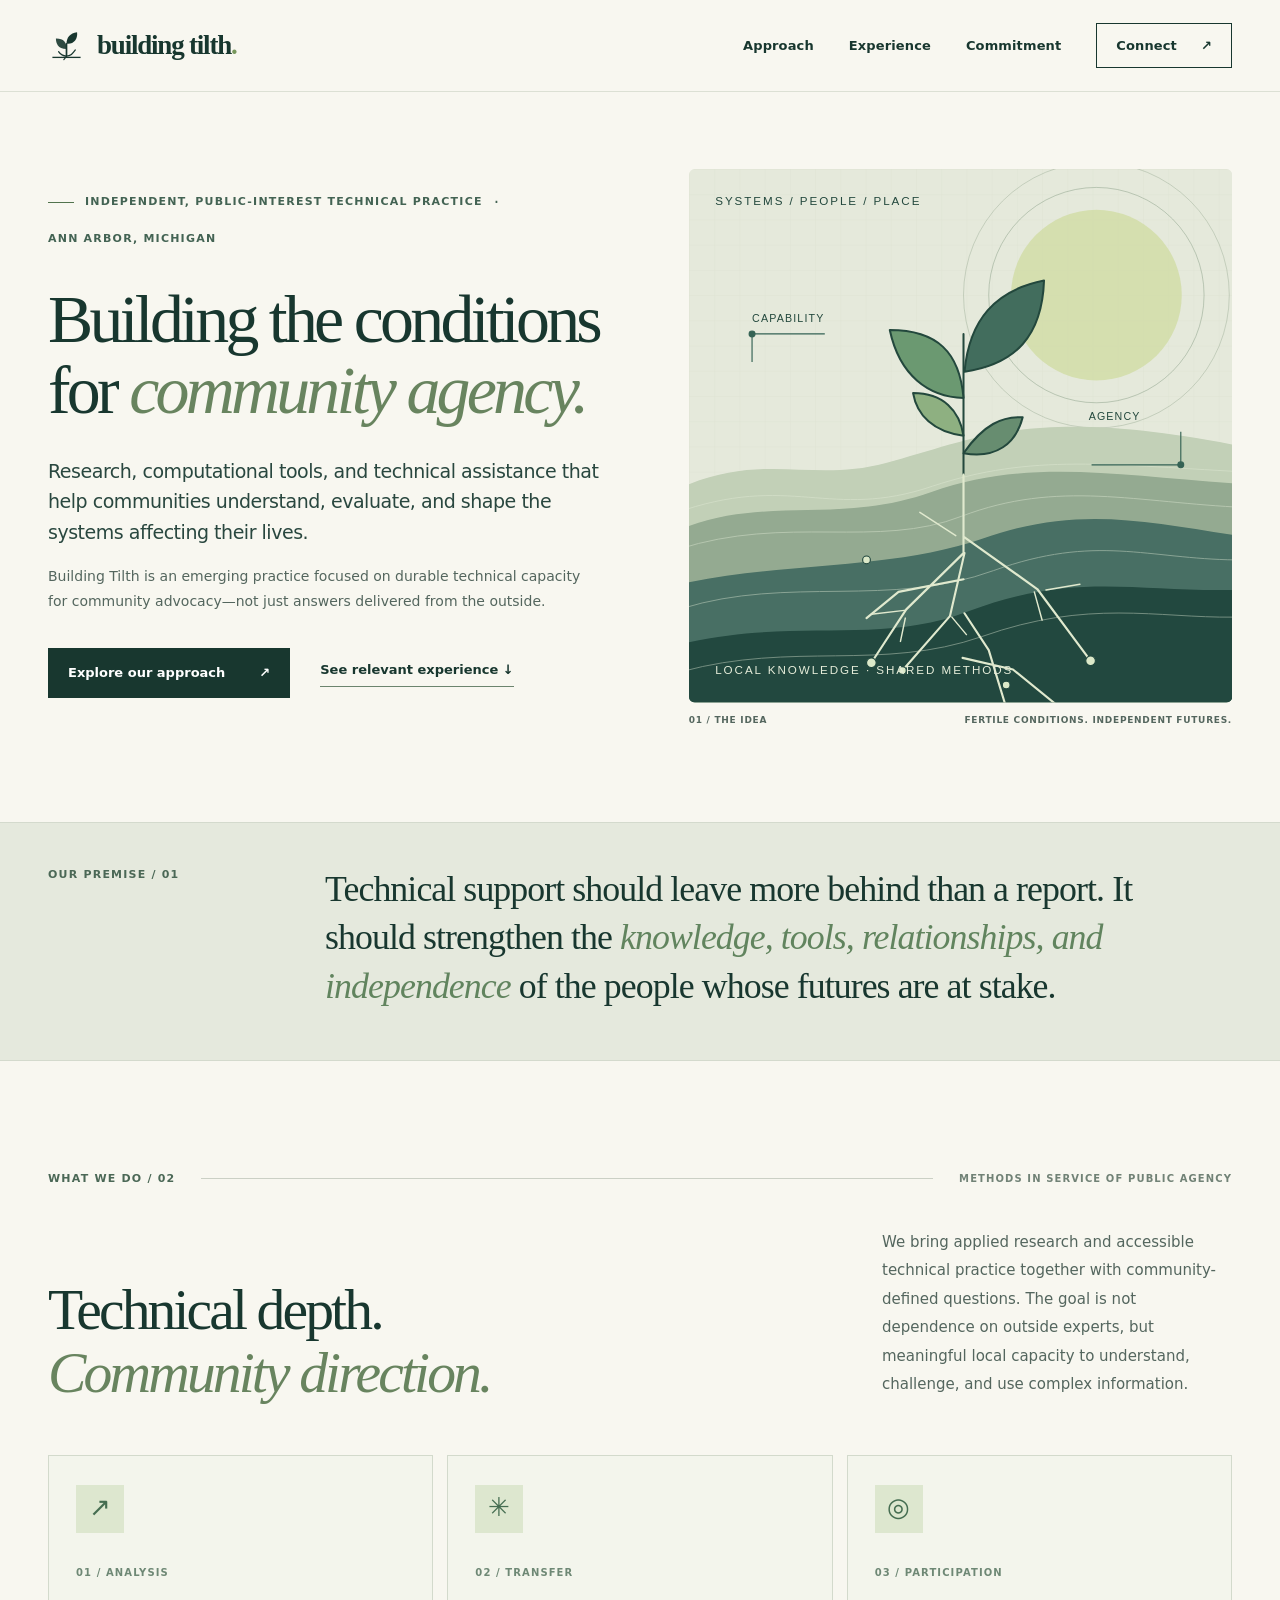
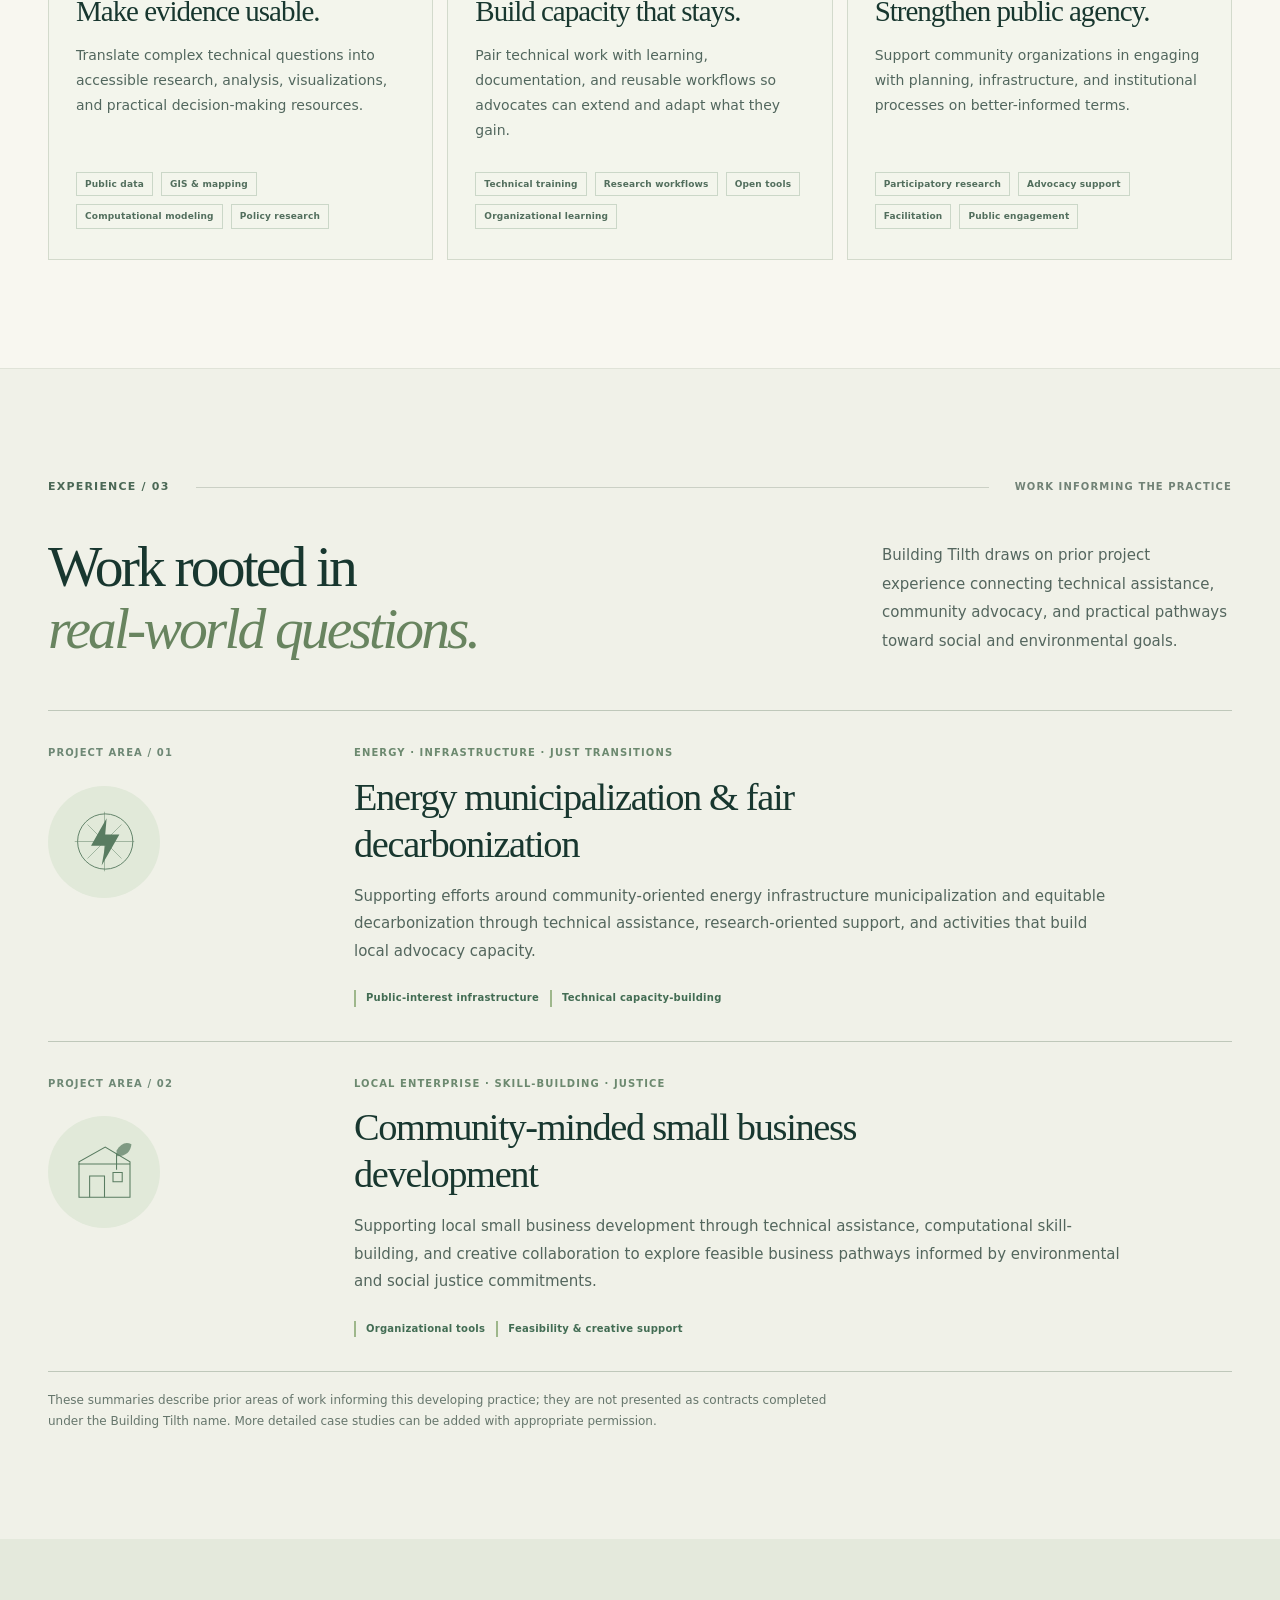
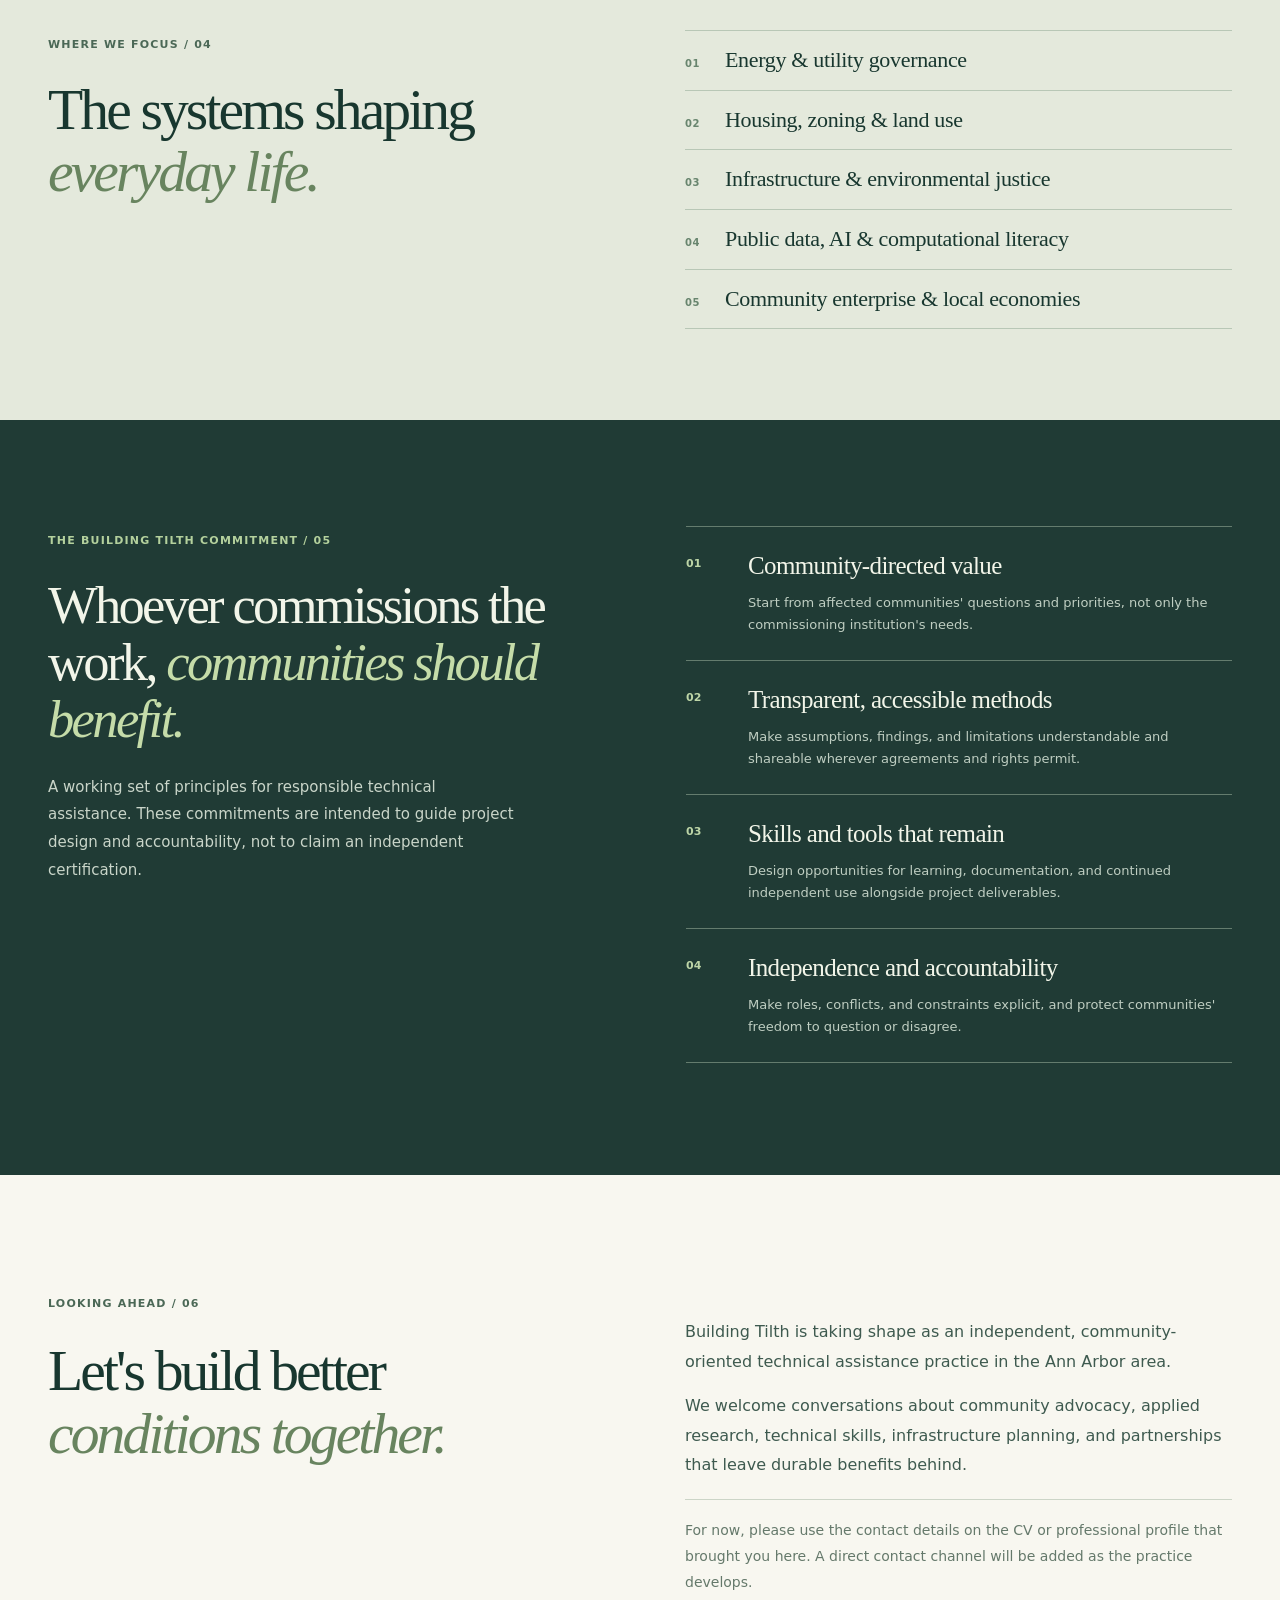
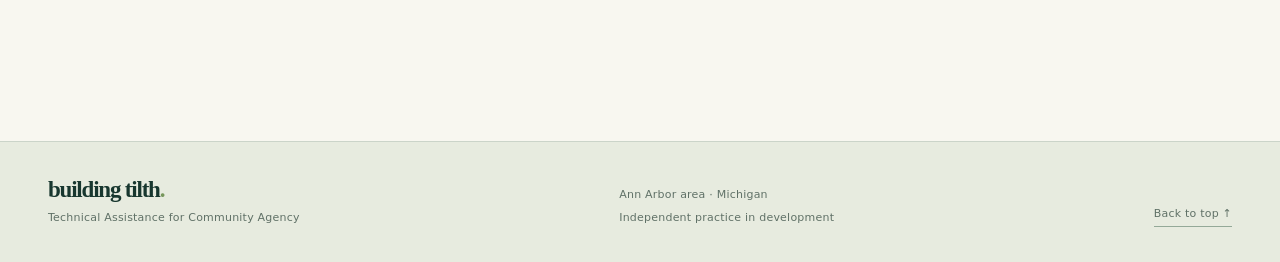
<file: index.html>
<!doctype html>
<html lang="en">
<head>
  <meta charset="utf-8">
  <meta name="viewport" content="width=device-width, initial-scale=1">
  <meta name="theme-color" content="#203b35">
  <meta name="description" content="Building Tilth is an emerging technical-assistance practice supporting community advocacy with research, computational tools, and organizational capacity-building.">
  <meta property="og:type" content="website">
  <meta property="og:title" content="Building Tilth — Technical Assistance for Community Agency">
  <meta property="og:description" content="Building the conditions for communities to shape their own futures. Participatory research, computational tools, and technical capacity for community advocacy.">
  <title>Building Tilth — Technical Assistance for Community Agency</title>
  <link rel="icon" href="assets/favicon.svg" type="image/svg+xml">
  <link rel="stylesheet" href="styles.css">
</head>
<body>
<a class="skip-link" href="#main">Skip to content</a>
<div class="bt-site">
  <header class="site-header">
    <div class="container header-inner">
      <a class="brand" href="#top" aria-label="Building Tilth, home">
        <svg class="brand-symbol" viewBox="0 0 42 42" aria-hidden="true" focusable="false">
          <path d="M5 34.5H37" fill="none" stroke="currentColor" stroke-width="1.5"/>
          <path d="M21 33V19" fill="none" stroke="currentColor" stroke-width="1.9" stroke-linecap="round"/>
          <path d="M21 25C11 25 9 18 9 13c9-.1 12 4.2 12 12Z" fill="currentColor" opacity=".9"/>
          <path d="M21 19c0-7 4-12 12-13 1 8-4 14-12 13Z" fill="currentColor"/>
          <path d="M21 33c-5 0-7-2-9-5M21 33c5 0 7-3 10-7M21 33c-1 2-2 3-3 4" fill="none" stroke="currentColor" stroke-width="1.4" stroke-linecap="round"/>
        </svg>
        <span class="brand-text">building tilth<span class="brand-period">.</span></span>
      </a>
      <nav aria-label="Main navigation" class="nav">
        <a href="#approach">Approach</a>
        <a href="#experience">Experience</a>
        <a href="#commitment">Commitment</a>
        <a class="nav-contact" href="#connect">Connect <span aria-hidden="true">↗</span></a>
      </nav>
    </div>
  </header>

  <main id="main">
    <section class="hero" id="top" aria-labelledby="hero-title">
      <div class="container hero-grid">
        <div class="hero-copy">
          <p class="eyebrow"><span class="eyebrow-line" aria-hidden="true"></span> Independent, public-interest technical practice <span class="eyebrow-dot" aria-hidden="true">·</span> Ann Arbor, Michigan</p>
          <h1 id="hero-title">Building the conditions for <em>community agency.</em></h1>
          <p class="hero-lead">Research, computational tools, and technical assistance that help communities understand, evaluate, and shape the systems affecting their lives.</p>
          <p class="hero-note">Building Tilth is an emerging practice focused on durable technical capacity for community advocacy—not just answers delivered from the outside.</p>
          <div class="hero-actions">
            <a class="button button-dark" href="#approach">Explore our approach <span aria-hidden="true">↗</span></a>
            <a class="text-link" href="#experience">See relevant experience <span aria-hidden="true">↓</span></a>
          </div>
        </div>
        <div class="hero-art" aria-label="Abstract illustration of technical networks and deep roots supporting new growth" role="img">
          <svg class="system-illustration" viewBox="0 0 560 550" aria-hidden="true" focusable="false">
            <defs>
              <pattern id="smallGrid" width="26" height="26" patternUnits="userSpaceOnUse"><path d="M26 0H0V26" fill="none" stroke="#d9dfce" stroke-width="0.8"/></pattern>
              <clipPath id="artClip"><rect width="560" height="550" rx="6"/></clipPath>
            </defs>
            <g clip-path="url(#artClip)">
              <rect width="560" height="550" fill="#e5e9db"/>
              <rect width="560" height="550" fill="url(#smallGrid)" opacity=".7"/>
              <circle cx="420" cy="130" r="88" fill="#d0dca3" opacity=".77"/>
              <circle cx="420" cy="130" r="111" fill="none" stroke="#718a70" opacity=".4" stroke-width="1"/>
              <circle cx="420" cy="130" r="137" fill="none" stroke="#718a70" opacity=".3" stroke-width="1"/>
              <path d="M0 325c80-32 129-2 203-22 91-24 149-59 357-19v266H0Z" fill="#c2d0b7"/>
              <path d="M0 368c84-30 157-2 250-35 100-35 190-17 310-9v226H0Z" fill="#94aa91"/>
              <path d="M0 426c105-21 211-13 303-45 95-34 165-18 257-4v173H0Z" fill="#486f64"/>
              <path d="M0 488c113-25 197 3 288-32 108-41 173-20 272-22v116H0Z" fill="#22483f"/>
              <g fill="none" stroke="#e4edd8" stroke-width="1" opacity=".43">
                <path d="M-15 355c120-43 160 8 266-28 103-34 180-22 335-14"/>
                <path d="M-11 392c112-36 205 0 292-34 100-38 180-14 293-9"/>
                <path d="M-7 453c110-34 214 0 321-39 106-38 158-12 250-11"/>
                <path d="M-7 518c114-31 205 0 309-36 110-39 180-19 260-20"/>
              </g>
              <g stroke="#23483d" stroke-width="2.1" fill="none" stroke-linecap="round" stroke-linejoin="round">
                <path d="M283 315V170"/>
                <path d="M283 236c-36-1-66-23-76-70 49 0 72 23 76 70Z" fill="#6b9971"/>
                <path d="M284 209c5-54 32-84 82-94-2 57-29 86-82 94Z" fill="#426d5d"/>
                <path d="M283 275c-31-4-48-21-52-44 31 0 48 18 52 44Z" fill="#8eb081"/>
                <path d="M283 293c21-30 40-38 61-37-7 27-27 43-61 37Z" fill="#678d70"/>
              </g>
              <g fill="none" stroke="#e0e9ce" stroke-width="2.2" stroke-linecap="round" stroke-linejoin="round">
                <path d="M283 315v81l-59 58-36 55m95-130 76 54 55 74m-130-111-15 65-49 56m64-59 25 38 17 56m-43-129-67 13-33 27m99 41 52 12 53 43"/>
                <path d="M222 455l-34 4m35 4-5 24m138-51 8 29m-93-3 15 18m-11-102-37-24m130 80 35-6" stroke-width="1.5"/>
              </g>
              <g fill="#dce9c9" stroke="#22483f" stroke-width="1.2"><circle cx="188" cy="509" r="5"/><circle cx="414" cy="507" r="5"/><circle cx="220" cy="517" r="4"/><circle cx="327" cy="532" r="4"/><circle cx="183" cy="403" r="4"/></g>
              <g fill="#23483d" font-family="Arial, Helvetica, sans-serif" font-size="12" letter-spacing="2"><text x="27" y="37">SYSTEMS / PEOPLE / PLACE</text><text x="27" y="521" fill="#e5ecd9">LOCAL KNOWLEDGE · SHARED METHODS</text></g>
              <g fill="none" stroke="#356355" stroke-width="1.2"><path d="M65 170h75m-75 0v29"/><circle cx="65" cy="170" r="3" fill="#356355"/><path d="M415 305h92m0 0v-34"/><circle cx="507" cy="305" r="3" fill="#356355"/></g>
              <g fill="#23483d" font-family="Arial, Helvetica, sans-serif" font-size="11" letter-spacing="1.2"><text x="65" y="158">CAPABILITY</text><text x="412" y="259">AGENCY</text></g>
            </g>
          </svg>
          <div class="art-caption"><span>01 / The idea</span><span>Fertile conditions. Independent futures.</span></div>
        </div>
      </div>
    </section>

    <section class="intro-band" aria-label="Guiding principle">
      <div class="container intro-inner">
        <span class="section-index">OUR PREMISE / 01</span>
        <p>Technical support should leave more behind than a report. It should strengthen the <em>knowledge, tools, relationships, and independence</em> of the people whose futures are at stake.</p>
      </div>
    </section>

    <section class="section approach" id="approach" aria-labelledby="approach-title">
      <div class="container">
        <div class="section-topline"><span class="section-index">WHAT WE DO / 02</span><span class="tiny-rule" aria-hidden="true"></span><span class="side-note">Methods in service of public agency</span></div>
        <div class="section-heading-grid">
          <h2 id="approach-title">Technical depth.<br><em>Community direction.</em></h2>
          <p>We bring applied research and accessible technical practice together with community-defined questions. The goal is not dependence on outside experts, but meaningful local capacity to understand, challenge, and use complex information.</p>
        </div>
        <div class="services-grid">
          <article class="service-card">
            <div class="card-symbol"><span aria-hidden="true">↗</span></div>
            <span class="card-number">01 / ANALYSIS</span>
            <h3>Make evidence usable.</h3>
            <p>Translate complex technical questions into accessible research, analysis, visualizations, and practical decision-making resources.</p>
            <div class="tag-group"><span>Public data</span><span>GIS &amp; mapping</span><span>Computational modeling</span><span>Policy research</span></div>
          </article>
          <article class="service-card">
            <div class="card-symbol"><span aria-hidden="true">✳</span></div>
            <span class="card-number">02 / TRANSFER</span>
            <h3>Build capacity that stays.</h3>
            <p>Pair technical work with learning, documentation, and reusable workflows so advocates can extend and adapt what they gain.</p>
            <div class="tag-group"><span>Technical training</span><span>Research workflows</span><span>Open tools</span><span>Organizational learning</span></div>
          </article>
          <article class="service-card">
            <div class="card-symbol"><span aria-hidden="true">◎</span></div>
            <span class="card-number">03 / PARTICIPATION</span>
            <h3>Strengthen public agency.</h3>
            <p>Support community organizations in engaging with planning, infrastructure, and institutional processes on better-informed terms.</p>
            <div class="tag-group"><span>Participatory research</span><span>Advocacy support</span><span>Facilitation</span><span>Public engagement</span></div>
          </article>
        </div>
      </div>
    </section>

    <section class="section experience" id="experience" aria-labelledby="experience-title">
      <div class="container">
        <div class="section-topline"><span class="section-index">EXPERIENCE / 03</span><span class="tiny-rule" aria-hidden="true"></span><span class="side-note">Work informing the practice</span></div>
        <div class="section-heading-grid experience-head">
          <h2 id="experience-title">Work rooted in<br><em>real-world questions.</em></h2>
          <p>Building Tilth draws on prior project experience connecting technical assistance, community advocacy, and practical pathways toward social and environmental goals.</p>
        </div>
        <div class="project-list">
          <article class="project-row">
            <div class="project-identity"><span class="project-count">PROJECT AREA / 01</span><div class="project-icon" aria-hidden="true"><svg viewBox="0 0 120 120"><circle cx="61" cy="60" r="39" fill="none" stroke="currentColor" stroke-width="1.3"/><path d="M60 18v84M18 60h84M36 36l48 48M84 36 36 84" stroke="currentColor" stroke-width="1.2" opacity=".55"/><path d="m63 27-22 39h20l-5 28 25-44H61Z" fill="currentColor"/></svg></div></div>
            <div class="project-details">
              <span class="project-kicker">ENERGY · INFRASTRUCTURE · JUST TRANSITIONS</span>
              <h3>Energy municipalization &amp; fair decarbonization</h3>
              <p>Supporting efforts around community-oriented energy infrastructure municipalization and equitable decarbonization through technical assistance, research-oriented support, and activities that build local advocacy capacity.</p>
              <div class="project-bottom"><span>Public-interest infrastructure</span><span>Technical capacity-building</span></div>
            </div>
          </article>
          <article class="project-row">
            <div class="project-identity"><span class="project-count">PROJECT AREA / 02</span><div class="project-icon" aria-hidden="true"><svg viewBox="0 0 120 120"><path d="M24 95V45l37-21 35 21v50H24Z" fill="none" stroke="currentColor" stroke-width="1.5"/><path d="M39 95V65h21v30M72 60h13v13H72zM23 48h73" fill="none" stroke="currentColor" stroke-width="1.5"/><path d="M77 29c6-10 13-13 21-9-1 10-7 17-21 17" fill="currentColor" opacity=".72"/><path d="M77 33v23" fill="none" stroke="currentColor" stroke-width="1.5"/></svg></div></div>
            <div class="project-details">
              <span class="project-kicker">LOCAL ENTERPRISE · SKILL-BUILDING · JUSTICE</span>
              <h3>Community-minded small business development</h3>
              <p>Supporting local small business development through technical assistance, computational skill-building, and creative collaboration to explore feasible business pathways informed by environmental and social justice commitments.</p>
              <div class="project-bottom"><span>Organizational tools</span><span>Feasibility &amp; creative support</span></div>
            </div>
          </article>
        </div>
        <p class="experience-note">These summaries describe prior areas of work informing this developing practice; they are not presented as contracts completed under the Building Tilth name. More detailed case studies can be added with appropriate permission.</p>
      </div>
    </section>

    <section class="section issues" aria-labelledby="issues-title">
      <div class="container issues-inner">
        <div><span class="section-index">WHERE WE FOCUS / 04</span><h2 id="issues-title">The systems shaping<br><em>everyday life.</em></h2></div>
        <div class="issue-list" aria-label="Areas of focus">
          <div><span>01</span> Energy &amp; utility governance</div>
          <div><span>02</span> Housing, zoning &amp; land use</div>
          <div><span>03</span> Infrastructure &amp; environmental justice</div>
          <div><span>04</span> Public data, AI &amp; computational literacy</div>
          <div><span>05</span> Community enterprise &amp; local economies</div>
        </div>
      </div>
    </section>

    <section class="commitment" id="commitment" aria-labelledby="commitment-title">
      <div class="container commitment-grid">
        <div class="commitment-lead">
          <span class="section-index light-index">THE BUILDING TILTH COMMITMENT / 05</span>
          <h2 id="commitment-title">Whoever commissions the work, <em>communities should benefit.</em></h2>
          <p>A working set of principles for responsible technical assistance. These commitments are intended to guide project design and accountability, not to claim an independent certification.</p>
        </div>
        <div class="principles">
          <div class="principle"><span>01</span><div><h3>Community-directed value</h3><p>Start from affected communities' questions and priorities, not only the commissioning institution's needs.</p></div></div>
          <div class="principle"><span>02</span><div><h3>Transparent, accessible methods</h3><p>Make assumptions, findings, and limitations understandable and shareable wherever agreements and rights permit.</p></div></div>
          <div class="principle"><span>03</span><div><h3>Skills and tools that remain</h3><p>Design opportunities for learning, documentation, and continued independent use alongside project deliverables.</p></div></div>
          <div class="principle"><span>04</span><div><h3>Independence and accountability</h3><p>Make roles, conflicts, and constraints explicit, and protect communities' freedom to question or disagree.</p></div></div>
        </div>
      </div>
    </section>

    <section class="section connect" id="connect" aria-labelledby="connect-title">
      <div class="container connect-grid">
        <div><span class="section-index">LOOKING AHEAD / 06</span><h2 id="connect-title">Let's build better<br><em>conditions together.</em></h2></div>
        <div class="connect-copy"><p>Building Tilth is taking shape as an independent, community-oriented technical assistance practice in the Ann Arbor area.</p><p>We welcome conversations about community advocacy, applied research, technical skills, infrastructure planning, and partnerships that leave durable benefits behind.</p><p class="contact-method">For now, please use the contact details on the CV or professional profile that brought you here. A direct contact channel will be added as the practice develops.</p></div>
      </div>
    </section>
  </main>

  <footer class="site-footer">
    <div class="container footer-inner">
      <div class="footer-brand"><span>building tilth<span class="brand-period">.</span></span><small>Technical Assistance for Community Agency</small></div>
      <div class="footer-note"><span>Ann Arbor area · Michigan</span><span>Independent practice in development</span></div>
      <a href="#top" class="back-top">Back to top ↑</a>
    </div>
  </footer>
</div>
</body>
</html>
</file>
<file: styles.css>
/* Building Tilth — self-contained, dependency-free site styles. */
:root{--ink:#18372f;--ink-2:#2f4c42;--cream:#f8f7f0;--paper:#f1f2e9;--line:#cbd0c5;--sage:#dce5d1;--accent:#cfe0a3;--dark:#203b35;--muted:#54665e;--font-sans:Inter,ui-sans-serif,system-ui,-apple-system,BlinkMacSystemFont,"Segoe UI",Arial,sans-serif;--font-serif:Iowan Old Style,Baskerville,"Palatino Linotype",Palatino,"Book Antiqua",Georgia,serif}
*,*::before,*::after{box-sizing:border-box}
html{scroll-behavior:smooth;scroll-padding-top:96px}
body{margin:0;background:var(--cream);color:var(--ink);-webkit-font-smoothing:antialiased}
body,button,input{font-family:var(--font-sans)}
a{color:inherit}
button,a{-webkit-tap-highlight-color:transparent}
:focus-visible{outline:3px solid #a1bf53;outline-offset:4px}
.skip-link{position:absolute;z-index:1000;top:-80px;left:12px;padding:12px 18px;background:#fff;color:#163a30}
.skip-link:focus{top:8px}
.bt-site{font:400 16px/1.65 var(--font-sans);color:var(--ink);background:var(--cream);overflow:hidden}
.bt-site h1,.bt-site h2,.bt-site h3,.bt-site p{margin:0}
.bt-site a{text-decoration:none}
.bt-site .container{max-width:1232px;width:calc(100% - 96px);margin-inline:auto}
.site-header{position:relative;z-index:3;background:var(--cream);border-bottom:1px solid #dce0d4}
.header-inner{display:flex;align-items:center;justify-content:space-between;gap:20px;min-height:91px}
.brand{display:inline-flex;align-items:center;gap:12px;white-space:nowrap}
.brand-symbol{width:37px;height:37px;flex-shrink:0}
.brand-text,.footer-brand>span{font-family:var(--font-serif);font-size:27px;letter-spacing:-1.2px;font-weight:700;line-height:1.1}
.brand-period{color:#77975c}
.nav{display:flex;align-items:center;gap:35px;font-size:13px;font-weight:620;letter-spacing:.01em}
.nav a:not(.nav-contact){transition:color .2s}
.nav a:hover{color:#527750}
.nav-contact{border:1px solid var(--ink);padding:11px 19px;display:inline-flex;align-items:center;gap:24px;transition:background .2s,color .2s}
.nav-contact:hover{background:var(--ink);color:#fff}
.hero{padding:65px 0 82px}
.hero-grid{display:grid;grid-template-columns:1.03fr .97fr;gap:64px;align-items:center}
.hero-copy{padding:30px 0 42px}
.eyebrow,.section-index,.project-kicker,.card-number,.project-count,.side-note,.art-caption,.tag-group,.project-bottom{font-size:11px;font-weight:730;letter-spacing:.11em;text-transform:uppercase}
.eyebrow{display:flex;align-items:center;gap:11px;flex-wrap:wrap;color:#436353;line-height:1.8;margin-bottom:37px!important}
.eyebrow-line{display:inline-block;width:26px;height:1px;background:#52734d}
.eyebrow-dot{font-size:17px;font-weight:400}
.bt-site h1{font-family:var(--font-serif);font-size:clamp(52px,5.3vw,83px);font-weight:500;letter-spacing:-.055em;line-height:1.035;max-width:690px}
.bt-site h1 em,.bt-site h2 em{font-weight:400;color:#68845f}
.hero-lead{font-size:19px;line-height:1.6;letter-spacing:-.025em;max-width:570px;margin-top:30px!important;color:#29473f}
.hero-note{font-size:14px;line-height:1.8;color:var(--muted);max-width:550px;margin-top:17px!important}
.hero-actions{display:flex;align-items:center;gap:30px;margin-top:34px;flex-wrap:wrap}
.button{display:inline-flex;align-items:center;justify-content:space-between;gap:34px;padding:15px 20px;font-weight:650;font-size:13px;line-height:1.5;transition:background .2s,transform .2s}
.button:hover{transform:translateY(-2px)}
.button-dark{background:var(--ink);color:#fff}
.button-dark:hover{background:#365c4b}
.text-link{font-weight:650;font-size:13px;border-bottom:1px solid #6c846e;padding-bottom:5px}
.text-link:hover{color:#527750}
.hero-art{align-self:stretch;display:flex;flex-direction:column;justify-content:center;min-width:0}
.system-illustration{width:100%;aspect-ratio:560/550;display:block}
.art-caption{display:flex;justify-content:space-between;gap:10px;color:var(--muted);letter-spacing:.08em;margin-top:10px;font-size:9px}
.intro-band{background:#e5e9dd;border-top:1px solid #d4dacd;border-bottom:1px solid #d4dacd}
.intro-inner{padding:42px 0 50px;display:grid;grid-template-columns:235px 1fr;gap:42px;align-items:start}
.section-index{color:#4b6856;white-space:nowrap;line-height:1.8}
.intro-inner p{font-family:var(--font-serif);font-size:clamp(25px,2.8vw,36px);line-height:1.35;letter-spacing:-.026em;max-width:870px}
.intro-inner p em{color:#61845e}
.section{padding:108px 0}
.section-topline{display:flex;align-items:center;gap:26px;margin-bottom:39px}
.tiny-rule{display:inline-block;flex:1;height:1px;background:var(--line)}
.side-note{color:#718276;white-space:nowrap;font-size:10px}
.section-heading-grid{display:grid;grid-template-columns:1fr 350px;align-items:end;gap:44px;margin-bottom:51px}
.bt-site h2{font-family:var(--font-serif);font-weight:500;font-size:clamp(42px,4.5vw,65px);letter-spacing:-.05em;line-height:1.08}
.section-heading-grid>p{color:var(--muted);font-size:15px;line-height:1.9;max-width:370px;padding-bottom:5px}
.services-grid{display:grid;grid-template-columns:repeat(3,minmax(0,1fr));gap:14px}
.service-card{border:1px solid #d3dacc;background:#f3f5ec;padding:29px 27px 30px;min-height:374px;display:flex;flex-direction:column}
.card-symbol{width:48px;height:48px;background:#dde7cf;display:flex;align-items:center;justify-content:center;font-family:var(--font-serif);font-size:26px;color:#456d51;margin-bottom:32px}
.card-number{font-size:10px;color:#6e8875;margin-bottom:13px}
.bt-site .service-card h3{font-family:var(--font-serif);font-size:29px;line-height:1.18;letter-spacing:-.035em;font-weight:500;margin-bottom:15px}
.service-card>p{font-size:14px;line-height:1.77;color:#52675e}
.tag-group{margin-top:auto;padding-top:29px;display:flex;gap:8px;flex-wrap:wrap;font-size:9px;font-weight:650;letter-spacing:.02em;text-transform:none}
.tag-group span{border:1px solid #cbd7c8;padding:4px 8px;color:#526e5d}
.experience{background:#f0f1e8;border-top:1px solid #e0e3d8}
.experience-head{margin-bottom:50px}
.project-list{border-top:1px solid #bfc8ba}
.project-row{display:grid;grid-template-columns:270px 1fr;gap:36px;padding:34px 0;border-bottom:1px solid #bfc8ba}
.project-identity{display:flex;flex-direction:column;gap:24px;align-items:flex-start}
.project-count{color:#6e8875;font-size:10px}
.project-icon{width:112px;height:112px;color:#597c61;background:#e1e9d9;border-radius:50%;display:flex;align-items:center;justify-content:center}
.project-icon svg{width:85px;height:85px}
.project-kicker{font-size:10px;color:#6c896f;margin-bottom:12px;display:block}
.bt-site .project-details h3{font-family:var(--font-serif);font-size:clamp(30px,3vw,43px);font-weight:500;letter-spacing:-.035em;line-height:1.22;max-width:650px;margin-bottom:15px}
.project-details p{font-size:15px;color:#53665d;line-height:1.84;max-width:770px}
.project-bottom{display:flex;gap:11px;flex-wrap:wrap;margin-top:25px;font-size:10px;letter-spacing:.025em;text-transform:none;color:#426c53}
.project-bottom span{border-left:2px solid #9eb78b;padding-left:10px}
.experience-note{font-size:12px;color:#66766c;max-width:800px;line-height:1.7;margin-top:18px!important}
.issues{background:#e4e9dc;padding:91px 0}
.issues-inner{display:grid;grid-template-columns:1fr 1fr;gap:90px}
.issues h2{margin-top:22px}
.issue-list{border-top:1px solid #b8c7b6}
.issue-list>div{font-family:var(--font-serif);font-size:22px;letter-spacing:-.015em;line-height:1.3;display:flex;gap:20px;align-items:baseline;border-bottom:1px solid #b8c7b6;padding:15px 0}
.issue-list span{font:700 10px var(--font-sans);letter-spacing:.06em;color:#68856e;min-width:20px}
.commitment{background:var(--dark);color:#f2f5e9;padding:106px 0 112px}
.commitment-grid{display:grid;grid-template-columns:1fr 1fr;gap:92px}
.light-index{color:#b4d19d}
.commitment h2{margin-top:25px;font-size:clamp(42px,4.1vw,59px);max-width:560px}
.commitment h2 em{color:#c5dca9}
.commitment-lead>p{margin-top:26px!important;max-width:475px;color:#c9d5c9;font-size:15px;line-height:1.85}
.principles{border-top:1px solid #647c6e}
.principle{border-bottom:1px solid #647c6e;padding:23px 0;display:grid;grid-template-columns:48px 1fr;gap:14px}
.principle>span{font-size:11px;font-weight:750;color:#bdd5a7;padding-top:5px}
.bt-site .principle h3{font-family:var(--font-serif);font-size:25px;font-weight:500;letter-spacing:-.025em;line-height:1.3;margin-bottom:9px}
.principle p{font-size:13px;line-height:1.75;color:#bfcec2}
.connect{padding:114px 0 130px}
.connect-grid{display:grid;grid-template-columns:1fr 1fr;gap:90px}
.connect h2{margin-top:25px}
.connect-copy{padding-top:28px}
.connect-copy p{font-size:16px;color:#3e5a4f;line-height:1.85;margin-bottom:15px!important}
.connect-copy .contact-method{font-size:14px;border-top:1px solid #ccd5c7;padding-top:18px;margin-top:19px!important;color:#65796b}
.site-footer{background:#e7ebdf;border-top:1px solid #cbd4c9;padding:35px 0}
.footer-inner{display:flex;align-items:end;justify-content:space-between;gap:20px}
.footer-brand{display:flex;flex-direction:column;gap:7px}
.footer-brand>span{font-size:23px}
.footer-brand small,.footer-note,.back-top{font-size:11px;letter-spacing:.02em;color:#607167}
.footer-note{display:flex;flex-direction:column;gap:5px}
.back-top{border-bottom:1px solid #94a998;padding-bottom:3px;white-space:nowrap}
@media(max-width:1050px){.bt-site .container{width:calc(100% - 64px)}.hero-grid{gap:35px}.hero{padding:50px 0 62px}.nav{gap:20px}.hero-copy{padding:15px 0}.intro-inner{grid-template-columns:185px 1fr}.section-heading-grid{grid-template-columns:1fr 300px}.issues-inner,.commitment-grid,.connect-grid{gap:48px}.project-row{grid-template-columns:200px 1fr}}
@media(max-width:760px){html{scroll-padding-top:24px}.bt-site .container{width:calc(100% - 38px)}.header-inner{min-height:72px;flex-wrap:wrap;padding:15px 0;gap:13px}.brand-symbol{width:32px;height:32px}.brand-text{font-size:24px}.nav{width:100%;gap:20px;justify-content:space-between;font-size:12px;padding-top:5px}.nav-contact{padding:7px 10px;gap:6px}.hero{padding:40px 0 55px}.hero-grid{grid-template-columns:1fr;gap:30px}.hero-copy{padding:0}.eyebrow{margin-bottom:25px!important;font-size:10px}.bt-site h1{font-size:clamp(45px,10.5vw,66px)}.hero-lead{font-size:17px;margin-top:22px!important}.hero-note{font-size:13px}.hero-actions{gap:20px}.hero-art{max-width:580px;width:100%;margin:auto}.art-caption{font-size:8px}.intro-inner{grid-template-columns:1fr;gap:15px;padding:35px 0}.intro-inner p{font-size:27px}.section{padding:70px 0}.section-topline{gap:14px;margin-bottom:24px}.side-note{display:none}.section-heading-grid,.issues-inner,.commitment-grid,.connect-grid{grid-template-columns:1fr;gap:20px}.section-heading-grid{margin-bottom:30px}.bt-site h2{font-size:clamp(38px,8.8vw,56px)}.section-heading-grid>p{max-width:650px;font-size:14px}.services-grid{grid-template-columns:1fr;gap:12px}.service-card{min-height:unset;padding:25px}.card-symbol{margin-bottom:20px}.tag-group{margin-top:18px;padding-top:0}.project-row{grid-template-columns:1fr;gap:15px;padding:28px 0}.project-identity{flex-direction:row;align-items:center;justify-content:space-between}.project-icon{width:70px;height:70px}.project-icon svg{width:58px;height:58px}.bt-site .project-details h3{font-size:32px}.project-details p{font-size:14px}.issues{padding:65px 0}.issue-list{margin-top:16px}.issue-list>div{font-size:19px}.commitment{padding:73px 0}.commitment-lead>p{margin-top:19px!important}.principles{margin-top:18px}.connect-copy{padding-top:5px}.footer-inner{flex-wrap:wrap;align-items:start}.footer-note{order:3;width:100%;flex-direction:row;gap:15px;flex-wrap:wrap}.back-top{margin-left:auto}}
@media(max-width:420px){.nav{gap:10px;font-size:11px}.brand-text{font-size:22px}.hero-actions{align-items:flex-start;flex-direction:column}.button{width:100%}.eyebrow-dot{display:none}.art-caption span:last-child{max-width:50%;text-align:right}.intro-inner p{font-size:25px}}
@media(prefers-reduced-motion:reduce){html{scroll-behavior:auto}*,*::before,*::after{transition:none!important}}
</file>
